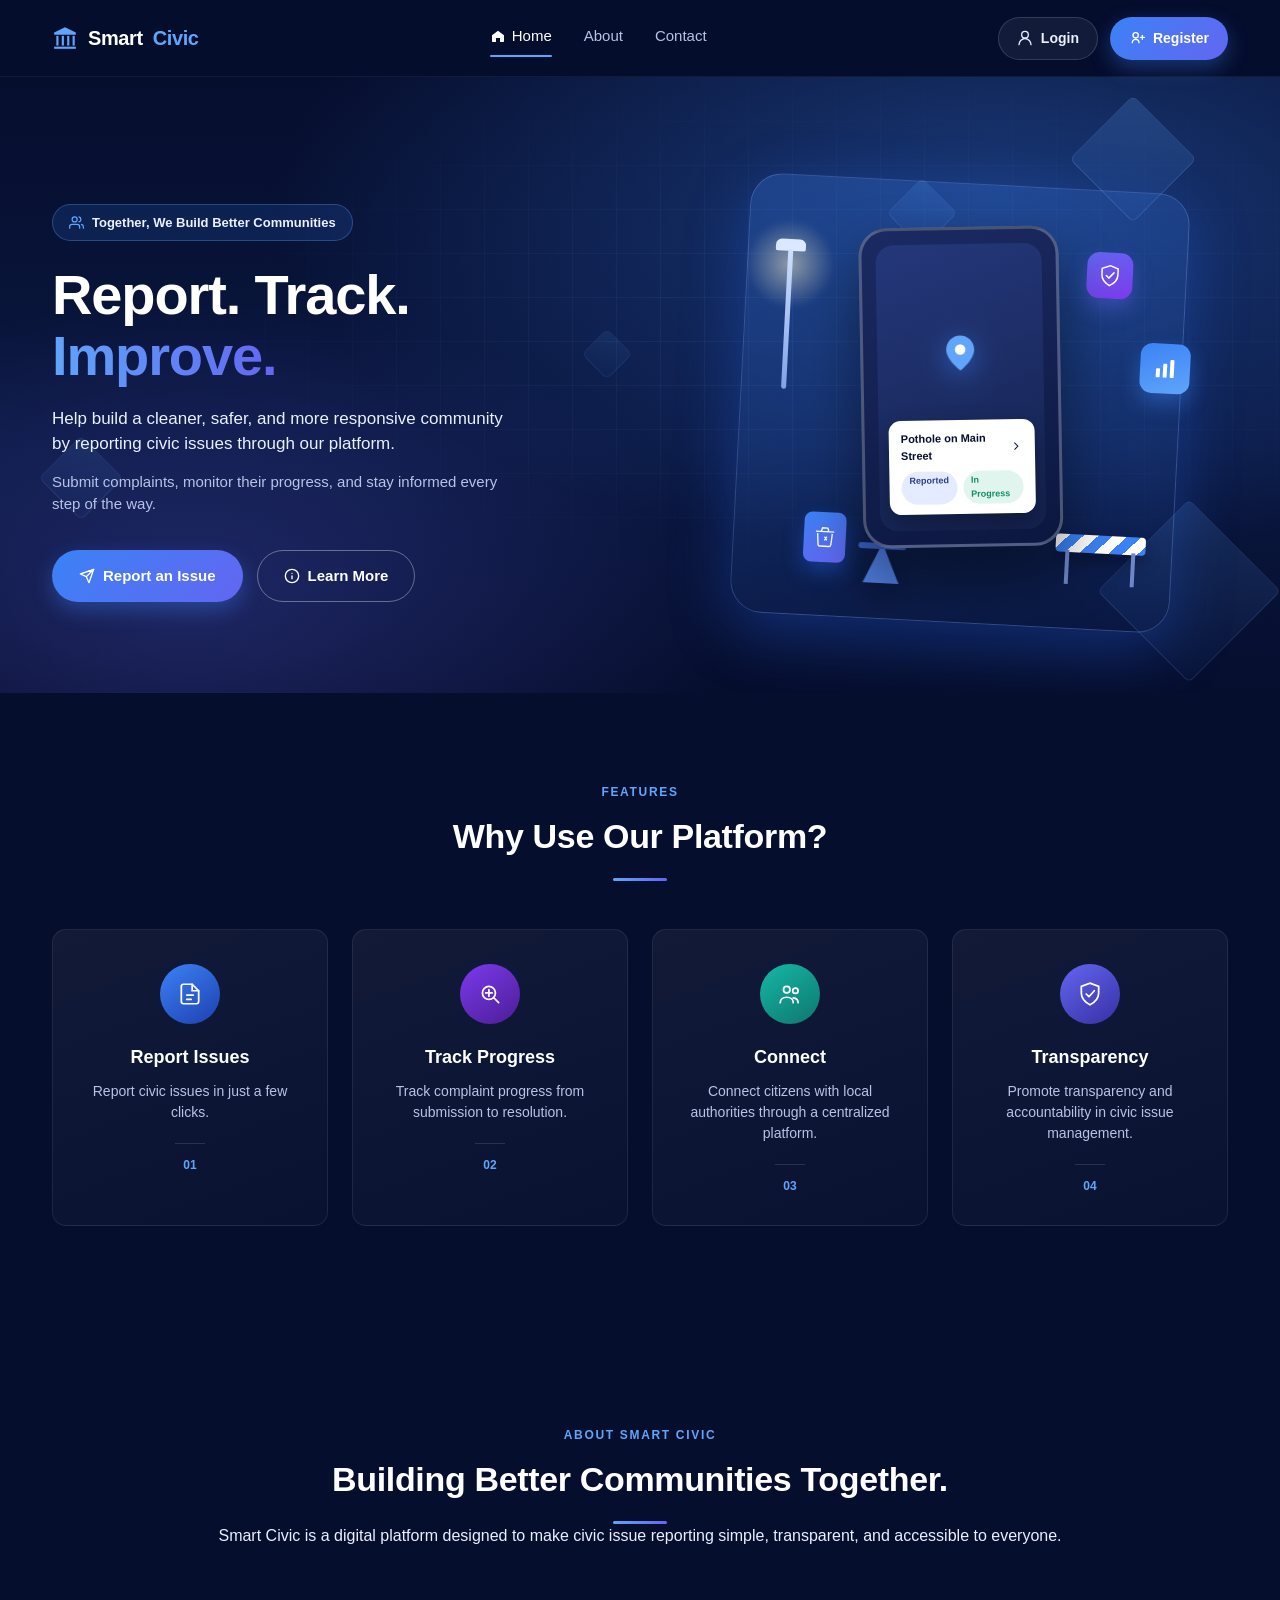
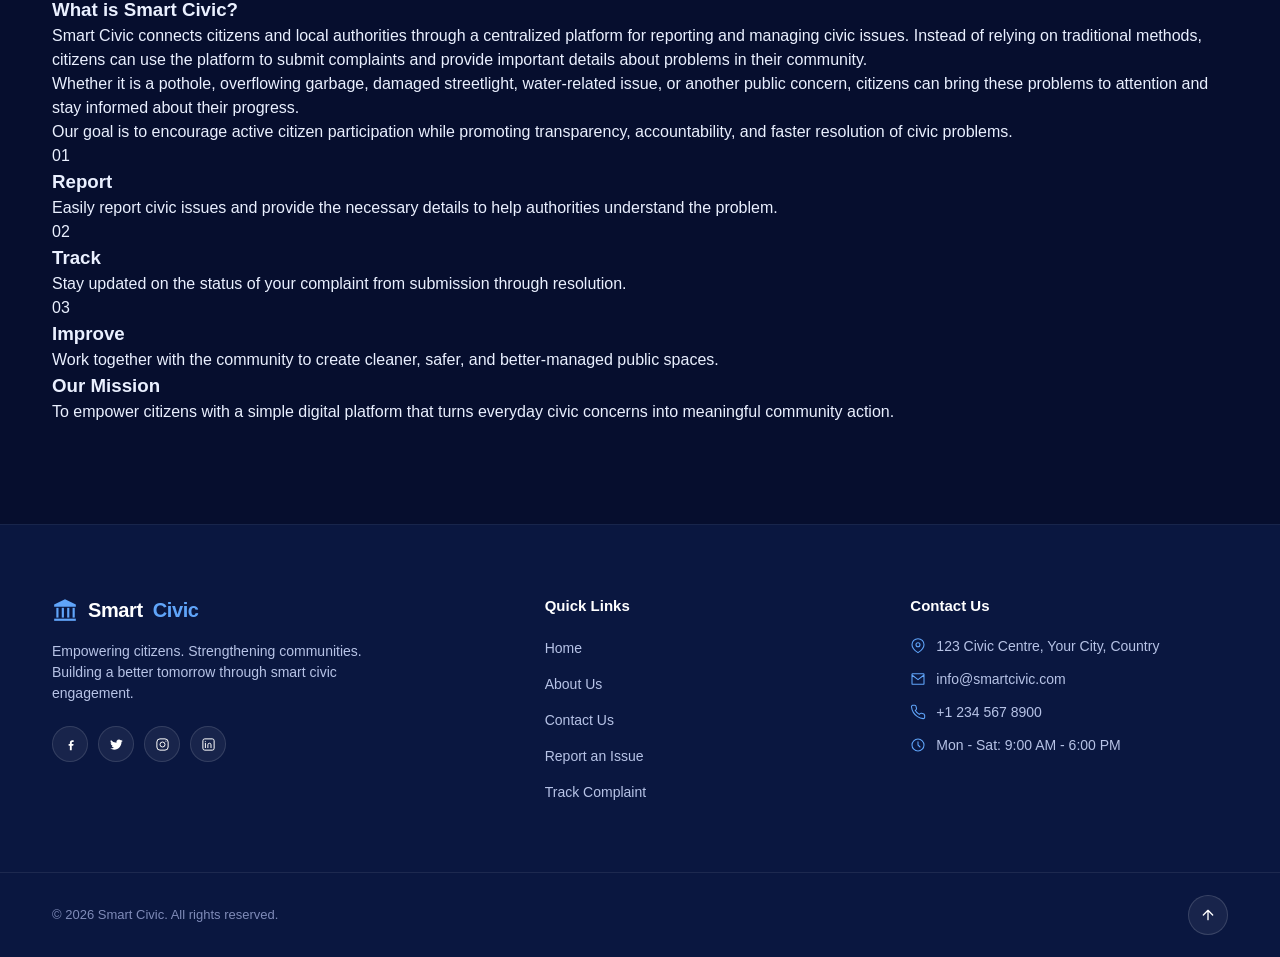
<file: frontend/index.html>
<!DOCTYPE html>
<html lang="en">
<head>
<meta charset="UTF-8">
<meta name="viewport" content="width=device-width, initial-scale=1.0">
<title>Smart Civic — Report. Track. Improve.</title>
<link rel="stylesheet" href="css/style.css">
</head>
<body>
 
  <!-- ===== HEADER / NAV ===== -->
  <header class="site-header">
    <div class="container nav-inner">
      <a href="#" class="logo">
        <svg class="logo-icon" viewBox="0 0 24 24" fill="none" xmlns="http://www.w3.org/2000/svg">
          <path d="M12 2L2 7v2h20V7L12 2z" fill="currentColor"/>
          <rect x="4" y="10" width="2" height="9" fill="currentColor"/>
          <rect x="9" y="10" width="2" height="9" fill="currentColor"/>
          <rect x="14" y="10" width="2" height="9" fill="currentColor"/>
          <rect x="19" y="10" width="2" height="9" fill="currentColor"/>
          <rect x="2" y="20" width="20" height="2" fill="currentColor"/>
        </svg>
        Smart<span>Civic</span>
      </a>
 
      <nav class="main-nav" id="main-nav">
        <a href="#" class="active"><svg class="nav-icon" viewBox="0 0 24 24" fill="none"><path d="M3 11l9-7 9 7v9a1 1 0 01-1 1h-5v-6H9v6H4a1 1 0 01-1-1v-9z" fill="currentColor"/></svg>Home</a>
        <a href="#about">About</a>
        <a href="#contact">Contact</a>
      </nav>
 
      <div class="nav-actions">
        <a href="login.html" class="btn btn-ghost">
          <svg viewBox="0 0 24 24" fill="none"><path d="M12 12a5 5 0 100-10 5 5 0 000 10zM3 22a9 9 0 0118 0" stroke="currentColor" stroke-width="2" stroke-linecap="round"/></svg>
          Login
        </a>
        <a href="register.html" class="btn btn-primary">
          <svg viewBox="0 0 24 24" fill="none"><path d="M15 19a5 5 0 00-10 0M10 12a4 4 0 100-8 4 4 0 000 8zM20 8v6M17 11h6" stroke="currentColor" stroke-width="2" stroke-linecap="round"/></svg>
          Register
        </a>
      </div>
 
      <button class="hamburger" id="hamburger" aria-label="Toggle menu">
        <span></span><span></span><span></span>
      </button>
    </div>
  </header>
 
  <!-- ===== HERO ===== -->
  <section class="hero">
    <div class="hero-grid-bg"></div>
    <div class="hero-shapes">
      <div class="cube c1"></div>
      <div class="cube c2"></div>
      <div class="cube c3"></div>
      <div class="cube c4"></div>
      <div class="cube c5"></div>
    </div>
 
    <div class="container hero-inner">
      <div class="hero-copy">
        <span class="badge">
          <svg viewBox="0 0 24 24" fill="none"><path d="M17 21v-2a4 4 0 00-4-4H5a4 4 0 00-4 4v2M9 11a4 4 0 100-8 4 4 0 000 8zM23 21v-2a4 4 0 00-3-3.87M16 3.13a4 4 0 010 7.75" stroke="currentColor" stroke-width="2" stroke-linecap="round"/></svg>
          Together, We Build Better Communities
        </span>
 
        <h1>Report. Track. <span class="accent">Improve.</span></h1>
 
        <p class="lead">Help build a cleaner, safer, and more responsive community by reporting civic issues through our platform.</p>
        <p class="sub">Submit complaints, monitor their progress, and stay informed every step of the way.</p>
 
        <div class="hero-actions">
          <a href="#report" class="btn btn-primary btn-lg">
            <svg viewBox="0 0 24 24" fill="none"><path d="M22 2L11 13M22 2l-7 20-4-9-9-4 20-7z" stroke="currentColor" stroke-width="2" stroke-linecap="round" stroke-linejoin="round"/></svg>
            Report an Issue
          </a>
          <a href="#learn" class="btn btn-outline btn-lg">
            <svg viewBox="0 0 24 24" fill="none"><circle cx="12" cy="12" r="10" stroke="currentColor" stroke-width="2"/><path d="M12 16v-4M12 8h.01" stroke="currentColor" stroke-width="2" stroke-linecap="round"/></svg>
            Learn More
          </a>
        </div>
      </div>
 
      <div class="hero-art">
        <div class="platform">
          <div class="street-lamp">
            <div class="lamp-glow"></div>
            <div class="lamp-head"></div>
            <div class="lamp-pole"></div>
          </div>
 
          <div class="bin">
            <svg viewBox="0 0 24 24" fill="none"><path d="M4 8l1 12a2 2 0 002 2h10a2 2 0 002-2l1-12M2 6h20M9 2h6l1 4H8l1-4z" stroke="white" stroke-width="1.5" stroke-linejoin="round"/><path d="M12 12l2 3M14 12l-2 3" stroke="white" stroke-width="1.5" stroke-linecap="round"/></svg>
          </div>
 
          <div class="cone"></div>
 
          <div class="barrier">
            <div class="bar"></div>
            <div class="leg l1"></div>
            <div class="leg l2"></div>
          </div>
 
          <div class="shield">
            <svg viewBox="0 0 24 24" fill="none"><path d="M12 2l8 3v6c0 5-3.5 8.5-8 11-4.5-2.5-8-6-8-11V5l8-3z" stroke="white" stroke-width="1.5"/><path d="M8.5 12l2.5 2.5L16 9" stroke="white" stroke-width="1.5" stroke-linecap="round" stroke-linejoin="round"/></svg>
          </div>
 
          <div class="chart">
            <svg viewBox="0 0 24 24" fill="none"><rect x="3" y="12" width="4" height="9" rx="1" fill="white"/><rect x="10" y="7" width="4" height="14" rx="1" fill="white"/><rect x="17" y="3" width="4" height="18" rx="1" fill="white"/></svg>
          </div>
 
          <div class="phone">
            <div class="phone-screen">
              <div class="pin">
                <svg viewBox="0 0 24 24" fill="none"><path d="M12 2C7.6 2 4 5.6 4 10c0 6 8 12 8 12s8-6 8-12c0-4.4-3.6-8-8-8z" fill="currentColor"/><circle cx="12" cy="10" r="3" fill="white"/></svg>
              </div>
              <div class="report-card">
                <div class="report-card-top">
                  <span>Pothole on Main Street</span>
                  <svg viewBox="0 0 24 24" fill="none" width="14" height="14"><path d="M9 18l6-6-6-6" stroke="#0b1a4a" stroke-width="2" stroke-linecap="round" stroke-linejoin="round"/></svg>
                </div>
                <div class="report-card-tags">
                  <span class="tag tag-reported">Reported</span>
                  <span class="tag tag-progress">In Progress</span>
                </div>
              </div>
            </div>
          </div>
        </div>
      </div>
    </div>
  </section>


 
  <!-- ===== FEATURES ===== -->
  <section class="features" id="features">
    <div class="container">
      <div class="section-head">
        <span class="eyebrow">Features</span>
        <h2>Why Use Our Platform?</h2>
      </div>
 
      <div class="feature-grid">
        <article class="feature-card">
          <div class="feature-icon icon-blue">
            <svg viewBox="0 0 24 24" fill="none"><path d="M14 3H6a2 2 0 00-2 2v14a2 2 0 002 2h12a2 2 0 002-2V9l-6-6z" stroke="white" stroke-width="1.6"/><path d="M14 3v6h6M9 13h6M9 17h4" stroke="white" stroke-width="1.6" stroke-linecap="round"/></svg>
          </div>
          <h3>Report Issues</h3>
          <p>Report civic issues in just a few clicks.</p>
          <span class="feature-num">01</span>
        </article>
 
        <article class="feature-card">
          <div class="feature-icon icon-purple">
            <svg viewBox="0 0 24 24" fill="none"><circle cx="11" cy="11" r="6" stroke="white" stroke-width="1.6"/><path d="M20 20l-4.3-4.3M11 8v6M8 11h6" stroke="white" stroke-width="1.6" stroke-linecap="round"/></svg>
          </div>
          <h3>Track Progress</h3>
          <p>Track complaint progress from submission to resolution.</p>
          <span class="feature-num">02</span>
        </article>
 
        <article class="feature-card">
          <div class="feature-icon icon-teal">
            <svg viewBox="0 0 24 24" fill="none"><circle cx="9" cy="8" r="3" stroke="white" stroke-width="1.6"/><circle cx="17" cy="9" r="2.5" stroke="white" stroke-width="1.6"/><path d="M3 20c0-3 2.7-5 6-5s6 2 6 5M15 15.5c2.6.3 4.5 2 4.5 4.5" stroke="white" stroke-width="1.6" stroke-linecap="round"/></svg>
          </div>
          <h3>Connect</h3>
          <p>Connect citizens with local authorities through a centralized platform.</p>
          <span class="feature-num">03</span>
        </article>
 
        <article class="feature-card">
          <div class="feature-icon icon-indigo">
            <svg viewBox="0 0 24 24" fill="none"><path d="M12 2l8 3v6c0 5-3.5 8.5-8 11-4.5-2.5-8-6-8-11V5l8-3z" stroke="white" stroke-width="1.6"/><path d="M8.5 12l2.5 2.5L16 9" stroke="white" stroke-width="1.6" stroke-linecap="round" stroke-linejoin="round"/></svg>
          </div>
          <h3>Transparency</h3>
          <p>Promote transparency and accountability in civic issue management.</p>
          <span class="feature-num">04</span>
        </article>
      </div>
    </div>
  </section>

  <!-- ===== ABOUT ===== -->
<section class="about" id="about">
  <div class="container">

    <div class="section-head">
      <span class="eyebrow">About Smart Civic</span>
      <h2>Building Better Communities <span class="accent">Together.</span></h2>
      <p>
        Smart Civic is a digital platform designed to make civic issue
        reporting simple, transparent, and accessible to everyone.
      </p>
    </div>

    <div class="about-content">

      <div class="about-text">
        <h3>What is Smart Civic?</h3>

        <p>
          Smart Civic connects citizens and local authorities through a
          centralized platform for reporting and managing civic issues.
          Instead of relying on traditional methods, citizens can use the
          platform to submit complaints and provide important details about
          problems in their community.
        </p>

        <p>
          Whether it is a pothole, overflowing garbage, damaged streetlight,
          water-related issue, or another public concern, citizens can bring
          these problems to attention and stay informed about their progress.
        </p>

        <p>
          Our goal is to encourage active citizen participation while
          promoting transparency, accountability, and faster resolution
          of civic problems.
        </p>
      </div>

      <div class="about-points">

        <div class="about-point">
          <div class="about-point-icon">01</div>
          <div>
            <h3>Report</h3>
            <p>
              Easily report civic issues and provide the necessary details
              to help authorities understand the problem.
            </p>
          </div>
        </div>

        <div class="about-point">
          <div class="about-point-icon">02</div>
          <div>
            <h3>Track</h3>
            <p>
              Stay updated on the status of your complaint from submission
              through resolution.
            </p>
          </div>
        </div>

        <div class="about-point">
          <div class="about-point-icon">03</div>
          <div>
            <h3>Improve</h3>
            <p>
              Work together with the community to create cleaner, safer,
              and better-managed public spaces.
            </p>
          </div>
        </div>

      </div>

    </div>

    <div class="about-mission">
      <h3>Our Mission</h3>
      <p>
        To empower citizens with a simple digital platform that turns
        everyday civic concerns into meaningful community action.

  
      </p>
    </div>

  </div>
 
</section>
 
  <!-- ===== FOOTER ===== -->
  <footer class="site-footer" id="contact">
    <div class="container footer-grid">
      <div class="footer-brand">
        <a href="#" class="logo">
          <svg class="logo-icon" viewBox="0 0 24 24" fill="none"><path d="M12 2L2 7v2h20V7L12 2z" fill="currentColor"/><rect x="4" y="10" width="2" height="9" fill="currentColor"/><rect x="9" y="10" width="2" height="9" fill="currentColor"/><rect x="14" y="10" width="2" height="9" fill="currentColor"/><rect x="19" y="10" width="2" height="9" fill="currentColor"/><rect x="2" y="20" width="20" height="2" fill="currentColor"/></svg>
          Smart<span>Civic</span>
        </a>
        <p>Empowering citizens. Strengthening communities. Building a better tomorrow through smart civic engagement.</p>
 
        <div class="socials">
          <a href="#" aria-label="Facebook"><svg viewBox="0 0 24 24" fill="none"><path d="M15 8h2V5h-2a4 4 0 00-4 4v2H9v3h2v7h3v-7h2.2l.8-3H14V9a1 1 0 011-1z" fill="white"/></svg></a>
          <a href="#" aria-label="Twitter"><svg viewBox="0 0 24 24" fill="none"><path d="M22 5.9c-.7.3-1.5.6-2.3.7.8-.5 1.5-1.3 1.8-2.3-.8.5-1.7.8-2.6 1a4.1 4.1 0 00-7 3.7A11.6 11.6 0 013 4.6a4.1 4.1 0 001.3 5.5c-.6 0-1.2-.2-1.7-.5v.1a4.1 4.1 0 003.3 4 4 4 0 01-1.8.1 4.1 4.1 0 003.8 2.9A8.3 8.3 0 012 18.4a11.6 11.6 0 006.3 1.8c7.5 0 11.7-6.3 11.7-11.7v-.5c.8-.6 1.5-1.3 2-2.1z" fill="white"/></svg></a>
          <a href="#" aria-label="Instagram"><svg viewBox="0 0 24 24" fill="none"><rect x="3" y="3" width="18" height="18" rx="5" stroke="white" stroke-width="1.6"/><circle cx="12" cy="12" r="4" stroke="white" stroke-width="1.6"/><circle cx="17.5" cy="6.5" r="1" fill="white"/></svg></a>
          <a href="#" aria-label="LinkedIn"><svg viewBox="0 0 24 24" fill="none"><rect x="3" y="3" width="18" height="18" rx="3" stroke="white" stroke-width="1.6"/><path d="M7 10v7M7 7v.01M11 17v-4.5a2.5 2.5 0 015 0V17" stroke="white" stroke-width="1.6" stroke-linecap="round"/></svg></a>
        </div>
      </div>
 
      <div class="footer-col">
        <h4>Quick Links</h4>
        <ul>
          <li><a href="#">Home</a></li>
          <li><a href="#about">About Us</a></li>
          <li><a href="#contact">Contact Us</a></li>
          <li><a href="#report">Report an Issue</a></li>
          <li><a href="#track">Track Complaint</a></li>
        </ul>
      </div>
 
      <div class="footer-col">
        <h4>Contact Us</h4>
        <ul class="contact-list">
          <li><svg viewBox="0 0 24 24" fill="none"><path d="M21 10c0 6-9 12-9 12s-9-6-9-12a9 9 0 0118 0z" stroke="currentColor" stroke-width="1.6"/><circle cx="12" cy="10" r="3" stroke="currentColor" stroke-width="1.6"/></svg>123 Civic Centre, Your City, Country</li>
          <li><svg viewBox="0 0 24 24" fill="none"><path d="M4 4h16v16H4z" stroke="none"/><path d="M3 6l9 7 9-7M4 4h16a1 1 0 011 1v14a1 1 0 01-1 1H4a1 1 0 01-1-1V5a1 1 0 011-1z" stroke="currentColor" stroke-width="1.6"/></svg>info@smartcivic.com</li>
          <li><svg viewBox="0 0 24 24" fill="none"><path d="M22 16.9v3a2 2 0 01-2.2 2 19.8 19.8 0 01-8.6-3 19.5 19.5 0 01-6-6 19.8 19.8 0 01-3-8.7A2 2 0 014.1 2h3a2 2 0 012 1.7c.1.9.3 1.8.6 2.7a2 2 0 01-.5 2.1L8 9.6a16 16 0 006 6l1.1-1.2a2 2 0 012.1-.5c.9.3 1.8.5 2.7.6a2 2 0 011.7 2z" stroke="currentColor" stroke-width="1.6"/></svg>+1 234 567 8900</li>
          <li><svg viewBox="0 0 24 24" fill="none"><circle cx="12" cy="12" r="9" stroke="currentColor" stroke-width="1.6"/><path d="M12 7v5l3 3" stroke="currentColor" stroke-width="1.6" stroke-linecap="round"/></svg>Mon - Sat: 9:00 AM - 6:00 PM</li>
        </ul>
      </div>
    </div>
 
    <div class="footer-bottom">
      <div class="container footer-bottom-inner">
        <p>&copy; 2026 Smart Civic. All rights reserved.</p>
        <button id="toTop" aria-label="Back to top">
          <svg viewBox="0 0 24 24" fill="none"><path d="M12 19V5M5 12l7-7 7 7" stroke="currentColor" stroke-width="2" stroke-linecap="round" stroke-linejoin="round"/></svg>
        </button>
      </div>
    </div>
  </footer>
 
  <script src="js/script.js"></script>
</body>
</html>
</file>
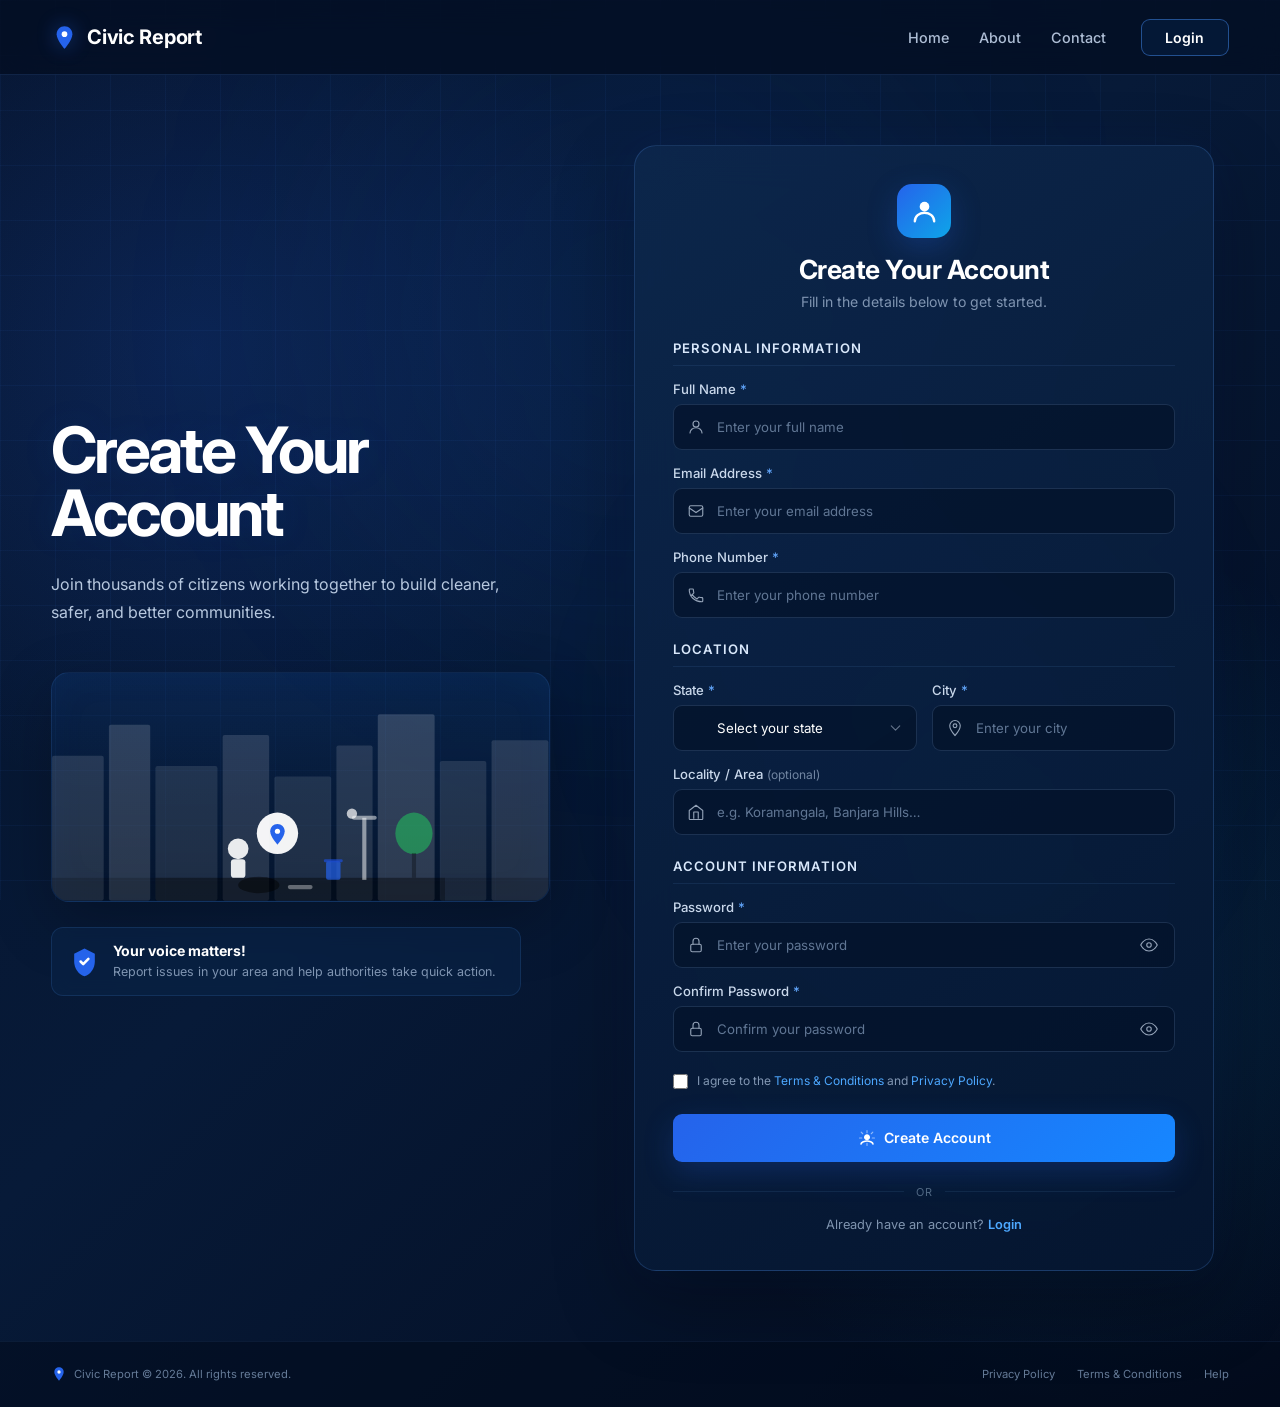
<file: frontend/register.html>
<!DOCTYPE html>
<html lang="en">
<head>
  <meta charset="UTF-8" />
  <meta name="viewport" content="width=device-width, initial-scale=1.0" />
  <title>Register — Civic Report</title>
  <link rel="preconnect" href="https://fonts.googleapis.com" />
  <link rel="preconnect" href="https://fonts.gstatic.com" crossorigin />
  <link href="https://fonts.googleapis.com/css2?family=Inter:wght@400;500;600;700&display=swap" rel="stylesheet" />
  <link rel="stylesheet" href="css/register.css" />
</head>
<body>

  <!-- ═══════════════════════════ NAVBAR ═══════════════════════════ -->
  <header class="navbar">
    <div class="navbar__inner">

      <a href="#" class="navbar__brand" aria-label="Civic Report home">
        <!-- map-pin icon -->
        <svg class="navbar__logo-icon" viewBox="0 0 24 24" fill="none"
             xmlns="http://www.w3.org/2000/svg" aria-hidden="true">
          <path d="M12 2C8.13 2 5 5.13 5 9c0 5.25 7 13 7 13s7-7.75 7-13c0-3.87-3.13-7-7-7z"
                fill="#2563EB"/>
          <circle cx="12" cy="9" r="2.5" fill="#fff"/>
        </svg>
        <span class="navbar__brand-name">Civic Report</span>
      </a>

      <!-- Desktop nav -->
     <nav class="navbar__nav" aria-label="Primary navigation">
    <a href="index.html" class="navbar__link">Home</a>
    <a href="index.html#about" class="navbar__link">About</a>
    <a href="index.html#contact" class="navbar__link">Contact</a>
    </nav>
      <div class="navbar__actions">
        <a href="login.html" class="btn btn--outline">Login</a>
      </div>

      <!-- Hamburger (mobile) -->
      <button class="navbar__hamburger" aria-label="Open menu" aria-expanded="false"
              aria-controls="mobile-menu">
        <span></span><span></span><span></span>
      </button>

    </div>

    <!-- Mobile menu -->
  <div class="navbar__mobile" id="mobile-menu" hidden>
    <a href="index.html" class="navbar__mobile-link">Home</a>
    <a href="about.html" class="navbar__mobile-link">About</a>
    <a href="contact.html" class="navbar__mobile-link">Contact</a>
    <a href="login.html" class="navbar__mobile-link navbar__mobile-link--cta">Login</a>
</div>
  </header>

  <!-- ═══════════════════════════ MAIN ════════════════════════════ -->
  <main class="page">

    <!-- Left panel -->
    <section class="hero" aria-hidden="true">
      <div class="hero__content">
        <h1 class="hero__heading">Create Your<br>Account</h1>
        <p class="hero__sub">Join thousands of citizens working together to build cleaner, safer, and better communities.</p>

        <!-- Illustration -->
        <div class="hero__illustration">
          <!-- city silhouette -->
          <svg class="hero__city" viewBox="0 0 480 220" xmlns="http://www.w3.org/2000/svg" aria-hidden="true">
            <!-- sky tint -->
            <rect width="480" height="220" fill="none"/>
            <!-- buildings (back) -->
            <rect x="0"   y="80"  width="50"  height="140" rx="2" fill="rgba(255,255,255,0.12)"/>
            <rect x="55"  y="50"  width="40"  height="170" rx="2" fill="rgba(255,255,255,0.15)"/>
            <rect x="100" y="90"  width="60"  height="130" rx="2" fill="rgba(255,255,255,0.10)"/>
            <rect x="165" y="60"  width="45"  height="160" rx="2" fill="rgba(255,255,255,0.13)"/>
            <rect x="215" y="100" width="55"  height="120" rx="2" fill="rgba(255,255,255,0.10)"/>
            <rect x="275" y="70"  width="35"  height="150" rx="2" fill="rgba(255,255,255,0.12)"/>
            <rect x="315" y="40"  width="55"  height="180" rx="2" fill="rgba(255,255,255,0.16)"/>
            <rect x="375" y="85"  width="45"  height="135" rx="2" fill="rgba(255,255,255,0.11)"/>
            <rect x="425" y="65"  width="55"  height="155" rx="2" fill="rgba(255,255,255,0.13)"/>
            <!-- ground -->
            <rect x="0" y="198" width="480" height="22" rx="0" fill="rgba(0,0,0,0.18)"/>
            <!-- road -->
            <rect x="100" y="198" width="280" height="22" fill="rgba(0,0,0,0.28)"/>
            <!-- road stripe -->
            <rect x="228" y="205" width="24" height="4" rx="2" fill="rgba(255,255,255,0.35)"/>
            <!-- lamp post -->
            <rect x="300" y="140" width="4" height="60" fill="rgba(255,255,255,0.5)"/>
            <rect x="290" y="138" width="24" height="4" rx="2" fill="rgba(255,255,255,0.5)"/>
            <circle cx="290" cy="136" r="5" fill="rgba(255,255,255,0.7)"/>
            <!-- person silhouette (simplified) -->
            <ellipse cx="180" cy="170" rx="10" ry="10" fill="rgba(255,255,255,0.9)"/>
            <rect x="173" y="180" width="14" height="18" rx="3" fill="rgba(255,255,255,0.9)"/>
            <!-- map pin bubble -->
            <circle cx="218" cy="155" r="20" fill="white" opacity="0.95"/>
            <path d="M218 146c-3.87 0-7 3.13-7 7 0 5.25 7 13 7 13s7-7.75 7-13c0-3.87-3.13-7-7-7z"
                  fill="#2563EB"/>
            <circle cx="218" cy="153" r="2.5" fill="white"/>
            <!-- pothole -->
            <ellipse cx="200" cy="205" rx="20" ry="8" fill="rgba(0,0,0,0.45)"/>
            <!-- tree -->
            <ellipse cx="350" cy="155" rx="18" ry="20" fill="rgba(34,197,94,0.55)"/>
            <rect x="348" y="174" width="4" height="24" fill="rgba(0,0,0,0.3)"/>
            <!-- trash bin -->
            <rect x="265" y="182" width="14" height="18" rx="2" fill="#2563EB" opacity="0.7"/>
            <rect x="263" y="180" width="18" height="3" rx="1" fill="#1D4ED8" opacity="0.7"/>
          </svg>
        </div>

        <!-- Trust badge -->
        <div class="hero__badge">
          <svg viewBox="0 0 24 24" fill="none" xmlns="http://www.w3.org/2000/svg" aria-hidden="true">
            <path d="M12 2L4 6v6c0 5.25 3.4 10.14 8 11.5C16.6 22.14 20 17.25 20 12V6l-8-4z"
                  fill="#2563EB"/>
            <path d="M9 12l2 2 4-4" stroke="white" stroke-width="2"
                  stroke-linecap="round" stroke-linejoin="round"/>
          </svg>
          <div>
            <strong>Your voice matters!</strong>
            <p>Report issues in your area and help authorities take quick action.</p>
          </div>
        </div>
      </div>
    </section>

    <!-- Right panel — registration card -->
    <section class="form-panel">
      <div class="card">

        <!-- Card header -->
        <div class="card__header">
          <div class="card__avatar" aria-hidden="true">
            <svg viewBox="0 0 24 24" fill="none" xmlns="http://www.w3.org/2000/svg">
              <circle cx="12" cy="8" r="4" fill="white"/>
              <path d="M4 20c0-4 3.58-7 8-7s8 3 8 7" stroke="white" stroke-width="2"
                    stroke-linecap="round"/>
            </svg>
          </div>
          <h2 class="card__title">Create Your Account</h2>
          <p class="card__subtitle">Fill in the details below to get started.</p>
        </div>

        <!-- Form -->
        <form class="form" action="#" method="post" novalidate>

          <!-- Personal Information -->
          <fieldset class="form__fieldset">
            <legend class="form__legend">Personal Information</legend>

            <div class="form__group">
              <label class="form__label" for="full-name">
                Full Name <span class="form__required" aria-label="required">*</span>
              </label>
              <div class="form__input-wrap">
                <svg class="form__input-icon" viewBox="0 0 24 24" fill="none"
                     xmlns="http://www.w3.org/2000/svg" aria-hidden="true">
                  <circle cx="12" cy="8" r="4" stroke="#94A3B8" stroke-width="1.5"/>
                  <path d="M4 20c0-4 3.58-7 8-7s8 3 8 7" stroke="#94A3B8" stroke-width="1.5"
                        stroke-linecap="round"/>
                </svg>
                <input class="form__input" type="text" id="full-name" name="full_name"
                       placeholder="Enter your full name" required autocomplete="name"/>
              </div>
            </div>

            <div class="form__group">
              <label class="form__label" for="email">
                Email Address <span class="form__required" aria-label="required">*</span>
              </label>
              <div class="form__input-wrap">
                <svg class="form__input-icon" viewBox="0 0 24 24" fill="none"
                     xmlns="http://www.w3.org/2000/svg" aria-hidden="true">
                  <rect x="3" y="5" width="18" height="14" rx="2" stroke="#94A3B8" stroke-width="1.5"/>
                  <path d="M3 8l9 6 9-6" stroke="#94A3B8" stroke-width="1.5" stroke-linecap="round"/>
                </svg>
                <input class="form__input" type="email" id="email" name="email"
                       placeholder="Enter your email address" required autocomplete="email"/>
              </div>
            </div>

            <div class="form__group">
              <label class="form__label" for="phone">
                Phone Number <span class="form__required" aria-label="required">*</span>
              </label>
              <div class="form__input-wrap">
                <svg class="form__input-icon" viewBox="0 0 24 24" fill="none"
                     xmlns="http://www.w3.org/2000/svg" aria-hidden="true">
                  <path d="M6.62 10.79a15.05 15.05 0 006.59 6.59l2.2-2.2a1 1 0 011.01-.24
                           c1.12.37 2.33.57 3.58.57a1 1 0 011 1V20a1 1 0 01-1 1C10.04 21 3 13.96
                           3 5a1 1 0 011-1h3.5a1 1 0 011 1c0 1.25.2 2.45.57 3.57a1 1 0
                           01-.25 1.02l-2.2 2.2z"
                        stroke="#94A3B8" stroke-width="1.5" stroke-linecap="round"/>
                </svg>
                <input class="form__input" type="tel" id="phone" name="phone"
                       placeholder="Enter your phone number" required autocomplete="tel"/>
              </div>
            </div>
          </fieldset>

          <!-- Location -->
          <fieldset class="form__fieldset">
            <legend class="form__legend">Location</legend>

            <div class="form__row">
              <div class="form__group">
                <label class="form__label" for="state">
                  State <span class="form__required" aria-label="required">*</span>
                </label>
                <div class="form__input-wrap form__input-wrap--select">
                  <select class="form__input form__select" id="state" name="state" required>
                    <option value="" disabled selected>Select your state</option>
                    <option>Andhra Pradesh</option>
                    <option>Arunachal Pradesh</option>
                    <option>Assam</option>
                    <option>Bihar</option>
                    <option>Chhattisgarh</option>
                    <option>Goa</option>
                    <option>Gujarat</option>
                    <option>Haryana</option>
                    <option>Himachal Pradesh</option>
                    <option>Jharkhand</option>
                    <option>Karnataka</option>
                    <option>Kerala</option>
                    <option>Madhya Pradesh</option>
                    <option>Maharashtra</option>
                    <option>Manipur</option>
                    <option>Meghalaya</option>
                    <option>Mizoram</option>
                    <option>Nagaland</option>
                    <option>Odisha</option>
                    <option>Punjab</option>
                    <option>Rajasthan</option>
                    <option>Sikkim</option>
                    <option>Tamil Nadu</option>
                    <option>Telangana</option>
                    <option>Tripura</option>
                    <option>Uttar Pradesh</option>
                    <option>Uttarakhand</option>
                    <option>West Bengal</option>
                    <option>Delhi</option>
                    <option>Jammu &amp; Kashmir</option>
                    <option>Ladakh</option>
                    <option>Puducherry</option>
                    <option>Chandigarh</option>
                    <option>Andaman &amp; Nicobar Islands</option>
                    <option>Dadra &amp; Nagar Haveli and Daman &amp; Diu</option>
                    <option>Lakshadweep</option>
                  </select>
                  <svg class="form__select-arrow" viewBox="0 0 24 24" fill="none"
                       xmlns="http://www.w3.org/2000/svg" aria-hidden="true">
                    <path d="M6 9l6 6 6-6" stroke="#64748B" stroke-width="1.5"
                          stroke-linecap="round" stroke-linejoin="round"/>
                  </svg>
                </div>
              </div>

              <div class="form__group">
                <label class="form__label" for="city">
                  City <span class="form__required" aria-label="required">*</span>
                </label>
                <div class="form__input-wrap">
                  <svg class="form__input-icon" viewBox="0 0 24 24" fill="none"
                       xmlns="http://www.w3.org/2000/svg" aria-hidden="true">
                    <path d="M12 2C8.13 2 5 5.13 5 9c0 5.25 7 13 7 13s7-7.75 7-13
                             c0-3.87-3.13-7-7-7z" stroke="#94A3B8" stroke-width="1.5"/>
                    <circle cx="12" cy="9" r="2.5" stroke="#94A3B8" stroke-width="1.5"/>
                  </svg>
                  <input class="form__input" type="text" id="city" name="city"
                         placeholder="Enter your city" required autocomplete="address-level2"/>
                </div>
              </div>
            </div>

            <div class="form__group">
              <label class="form__label" for="locality">
                Locality / Area
                <span class="form__optional">(optional)</span>
              </label>
              <div class="form__input-wrap">
                <svg class="form__input-icon" viewBox="0 0 24 24" fill="none"
                     xmlns="http://www.w3.org/2000/svg" aria-hidden="true">
                  <path d="M3 10l9-7 9 7v11a1 1 0 01-1 1H4a1 1 0 01-1-1V10z"
                        stroke="#94A3B8" stroke-width="1.5" stroke-linejoin="round"/>
                  <path d="M9 21V12h6v9" stroke="#94A3B8" stroke-width="1.5"
                        stroke-linejoin="round"/>
                </svg>
                <input class="form__input" type="text" id="locality" name="locality"
                       placeholder="e.g. Koramangala, Banjara Hills…"/>
              </div>
            </div>
          </fieldset>

          <!-- Account Information -->
          <fieldset class="form__fieldset">
            <legend class="form__legend">Account Information</legend>

            <div class="form__group">
              <label class="form__label" for="password">
                Password <span class="form__required" aria-label="required">*</span>
              </label>
              <div class="form__input-wrap">
                <svg class="form__input-icon" viewBox="0 0 24 24" fill="none"
                     xmlns="http://www.w3.org/2000/svg" aria-hidden="true">
                  <rect x="5" y="11" width="14" height="10" rx="2" stroke="#94A3B8" stroke-width="1.5"/>
                  <path d="M8 11V7a4 4 0 018 0v4" stroke="#94A3B8" stroke-width="1.5"
                        stroke-linecap="round"/>
                </svg>
                <input class="form__input form__input--password" type="password"
                       id="password" name="password"
                       placeholder="Enter your password" required
                       autocomplete="new-password"/>
                <button type="button" class="form__toggle-pw"
                        aria-label="Show password" data-target="password">
                  <svg class="icon-eye" viewBox="0 0 24 24" fill="none"
                       xmlns="http://www.w3.org/2000/svg" aria-hidden="true">
                    <path d="M1 12s4-8 11-8 11 8 11 8-4 8-11 8-11-8-11-8z"
                          stroke="#94A3B8" stroke-width="1.5"/>
                    <circle cx="12" cy="12" r="3" stroke="#94A3B8" stroke-width="1.5"/>
                  </svg>
                </button>
              </div>
            </div>

            <div class="form__group">
              <label class="form__label" for="confirm-password">
                Confirm Password <span class="form__required" aria-label="required">*</span>
              </label>
              <div class="form__input-wrap">
                <svg class="form__input-icon" viewBox="0 0 24 24" fill="none"
                     xmlns="http://www.w3.org/2000/svg" aria-hidden="true">
                  <rect x="5" y="11" width="14" height="10" rx="2" stroke="#94A3B8" stroke-width="1.5"/>
                  <path d="M8 11V7a4 4 0 018 0v4" stroke="#94A3B8" stroke-width="1.5"
                        stroke-linecap="round"/>
                </svg>
                <input class="form__input form__input--password" type="password"
                       id="confirm-password" name="confirm_password"
                       placeholder="Confirm your password" required
                       autocomplete="new-password"/>
                <button type="button" class="form__toggle-pw"
                        aria-label="Show confirm password" data-target="confirm-password">
                  <svg class="icon-eye" viewBox="0 0 24 24" fill="none"
                       xmlns="http://www.w3.org/2000/svg" aria-hidden="true">
                    <path d="M1 12s4-8 11-8 11 8 11 8-4 8-11 8-11-8-11-8z"
                          stroke="#94A3B8" stroke-width="1.5"/>
                    <circle cx="12" cy="12" r="3" stroke="#94A3B8" stroke-width="1.5"/>
                  </svg>
                </button>
              </div>
            </div>
          </fieldset>

          <!-- Terms -->
          <div class="form__terms">
            <input type="checkbox" id="terms" name="terms" required class="form__checkbox"/>
            <label for="terms" class="form__terms-label">
              I agree to the
              <a href="#" class="form__link">Terms &amp; Conditions</a>
              and
              <a href="#" class="form__link">Privacy Policy</a>.
            </label>
          </div>

          <!-- Submit -->
          <button type="submit" class="btn btn--primary btn--full">
            <svg viewBox="0 0 24 24" fill="none" xmlns="http://www.w3.org/2000/svg"
                 aria-hidden="true" width="18" height="18">
              <path d="M16 11c0 2.21-1.79 4-4 4s-4-1.79-4-4 1.79-4 4-4 4 1.79 4 4z"
                    fill="white"/>
              <path d="M4 20c0-2.67 5.33-4 8-4s8 1.33 8 4" stroke="white" stroke-width="2"
                    stroke-linecap="round"/>
              <path d="M12 2v3M12 19v3M4.22 4.22l2.12 2.12M17.66 17.66l2.12 2.12
                       M2 12h3M19 12h3M4.22 19.78l2.12-2.12M17.66 6.34l2.12-2.12"
                    stroke="white" stroke-width="1.5" stroke-linecap="round" opacity="0.5"/>
            </svg>
            Create Account
          </button>

          <!-- Divider -->
          <div class="form__divider" aria-hidden="true">
            <span>OR</span>
          </div>

          <!-- Login link -->
          <p class="form__login">
            Already have an account?
            <a href="login.html" class="form__link form__link--bold">Login</a>
          </p>

        </form>
      </div>
    </section>

  </main>

  <!-- ═══════════════════════════ FOOTER ═══════════════════════════ -->
  <footer class="footer">
    <div class="footer__inner">
      <div class="footer__brand">
        <svg viewBox="0 0 24 24" fill="none" xmlns="http://www.w3.org/2000/svg"
             width="16" height="16" aria-hidden="true">
          <path d="M12 2C8.13 2 5 5.13 5 9c0 5.25 7 13 7 13s7-7.75 7-13c0-3.87-3.13-7-7-7z"
                fill="#2563EB"/>
          <circle cx="12" cy="9" r="2.5" fill="#fff"/>
        </svg>
        <span>Civic Report &copy; 2026. All rights reserved.</span>
      </div>
      <nav class="footer__nav" aria-label="Footer navigation">
        <a href="#" class="footer__link">Privacy Policy</a>
        <a href="#" class="footer__link">Terms &amp; Conditions</a>
        <a href="#" class="footer__link">Help</a>
      </nav>
    </div>
  </footer>

  <!-- Hamburger toggle (no-JS graceful fallback: menu hidden) -->
 <script src="js/register.js"></script>

</body>
</html>
</file>
<file: frontend/css/style.css>
/* ============================
   SMART CIVIC — STYLE SHEET
   ============================ */
 
:root {
  --navy-900: #060e2e;
  --navy-800: #0a1740;
  --navy-700: #0f1f52;
  --blue-600: #2563eb;
  --blue-500: #3b82f6;
  --blue-400: #60a5fa;
  --indigo-500: #6366f1;
  --purple-500: #7c3aed;
  --teal-500: #14b8a6;
  --white: #ffffff;
  --ink-100: #eaf0ff;
  --ink-300: #b7c3e6;
  --ink-500: #7f8bb8;
  --radius-sm: 8px;
  --radius-md: 14px;
  --radius-lg: 22px;
  --shadow-glow: 0 20px 60px rgba(37, 99, 235, 0.35);
  --font-display: "Segoe UI", "Helvetica Neue", Arial, sans-serif;
  --font-body: "Segoe UI", "Helvetica Neue", Arial, sans-serif;
}
 
* { margin: 0; padding: 0; box-sizing: border-box; }
 
html { scroll-behavior: smooth; }
 
body {
  font-family: var(--font-body);
  background: var(--navy-900);
  color: var(--ink-100);
  line-height: 1.5;
  -webkit-font-smoothing: antialiased;
}
 
img, svg { display: block; max-width: 100%; }
 
a { text-decoration: none; color: inherit; }
 
ul { list-style: none; }
 
.container {
  width: 100%;
  max-width: 1240px;
  margin: 0 auto;
  padding: 0 32px;
}
 
/* ============================
   BUTTONS
   ============================ */
 
.btn {
  display: inline-flex;
  align-items: center;
  gap: 8px;
  font-size: 14px;
  font-weight: 600;
  padding: 10px 18px;
  border-radius: 999px;
  border: 1px solid transparent;
  cursor: pointer;
  transition: transform 0.15s ease, box-shadow 0.15s ease, background 0.15s ease, border-color 0.15s ease;
  white-space: nowrap;
}
.btn svg { width: 16px; height: 16px; flex-shrink: 0; }
 
.btn-primary {
  background: linear-gradient(135deg, var(--blue-500), var(--indigo-500));
  color: var(--white);
  box-shadow: 0 8px 20px rgba(59, 130, 246, 0.35);
}
.btn-primary:hover { transform: translateY(-2px); box-shadow: 0 12px 28px rgba(59, 130, 246, 0.45); }
 
.btn-ghost {
  background: rgba(255, 255, 255, 0.06);
  border-color: rgba(255, 255, 255, 0.14);
  color: var(--ink-100);
}
.btn-ghost:hover { background: rgba(255, 255, 255, 0.12); }
 
.btn-outline {
  background: transparent;
  border-color: rgba(255, 255, 255, 0.35);
  color: var(--white);
}
.btn-outline:hover { background: rgba(255, 255, 255, 0.1); border-color: var(--white); }
 
.btn-lg { padding: 14px 26px; font-size: 15px; }
 
/* ============================
   HEADER
   ============================ */
 
.site-header {
  position: sticky;
  top: 0;
  z-index: 100;
  background: rgba(6, 14, 46, 0.75);
  backdrop-filter: blur(14px);
  border-bottom: 1px solid rgba(255, 255, 255, 0.06);
}
 
.nav-inner {
  display: flex;
  align-items: center;
  justify-content: space-between;
  gap: 24px;
  height: 76px;
}
 
.logo {
  display: flex;
  align-items: center;
  gap: 10px;
  font-size: 20px;
  font-weight: 800;
  color: var(--white);
  letter-spacing: -0.02em;
}
.logo span { color: var(--blue-400); }
.logo-icon { width: 26px; height: 26px; color: var(--blue-400); }
 
.main-nav {
  display: flex;
  align-items: center;
  gap: 32px;
  font-size: 15px;
  font-weight: 500;
  color: var(--ink-300);
}
.main-nav a { display: inline-flex; align-items: center; gap: 6px; position: relative; padding-bottom: 4px; transition: color 0.15s ease; }
.main-nav a:hover { color: var(--white); }
.main-nav a.active { color: var(--white); }
.main-nav a.active::after {
  content: "";
  position: absolute;
  left: 0; right: 0; bottom: -6px;
  height: 2px;
  background: var(--blue-400);
  border-radius: 2px;
}
.nav-icon { width: 16px; height: 16px; }
 
.nav-actions { display: flex; align-items: center; gap: 12px; }
 
.hamburger {
  display: none;
  flex-direction: column;
  justify-content: center;
  gap: 5px;
  width: 40px;
  height: 40px;
  background: rgba(255, 255, 255, 0.06);
  border: 1px solid rgba(255, 255, 255, 0.14);
  border-radius: var(--radius-sm);
}
.hamburger span { width: 18px; height: 2px; background: var(--white); margin: 0 auto; border-radius: 2px; }
 
/* ============================
   HERO
   ============================ */
 
.hero {
  position: relative;
  overflow: hidden;
  background:
    radial-gradient(1200px 600px at 78% 20%, rgba(59, 130, 246, 0.35), transparent 60%),
    radial-gradient(900px 500px at 15% 85%, rgba(99, 102, 241, 0.25), transparent 60%),
    linear-gradient(180deg, var(--navy-900) 0%, var(--navy-800) 60%, var(--navy-900) 100%);
  padding: 96px 0 60px;
}
 
.hero-grid-bg {
  position: absolute;
  inset: 0;
  background-image:
    linear-gradient(rgba(96, 165, 250, 0.08) 1px, transparent 1px),
    linear-gradient(90deg, rgba(96, 165, 250, 0.08) 1px, transparent 1px);
  background-size: 44px 44px;
  mask-image: radial-gradient(ellipse 70% 60% at 65% 40%, black 20%, transparent 75%);
  pointer-events: none;
}
 
.hero-shapes { position: absolute; inset: 0; pointer-events: none; z-index: 0; }
.cube {
  position: absolute;
  border-radius: 6px;
  background: linear-gradient(145deg, rgba(96, 165, 250, 0.35), rgba(59, 130, 246, 0.1));
  border: 1px solid rgba(148, 180, 255, 0.25);
  transform: rotate(45deg);
}
.c1 { width: 90px; height: 90px; top: 6%; right: 8%; opacity: 0.6; }
.c2 { width: 50px; height: 50px; top: 18%; right: 26%; opacity: 0.5; }
.c3 { width: 130px; height: 130px; bottom: 6%; right: 2%; opacity: 0.45; }
.c4 { width: 60px; height: 60px; bottom: 30%; left: 4%; opacity: 0.35; }
.c5 { width: 36px; height: 36px; top: 42%; left: 46%; opacity: 0.3; }
 
.hero-inner {
  position: relative;
  z-index: 1;
  display: grid;
  grid-template-columns: 1.05fr 0.95fr;
  align-items: center;
  gap: 48px;
}
 
.badge {
  display: inline-flex;
  align-items: center;
  gap: 8px;
  font-size: 13px;
  font-weight: 600;
  color: var(--ink-100);
  background: rgba(59, 130, 246, 0.15);
  border: 1px solid rgba(96, 165, 250, 0.3);
  padding: 8px 16px;
  border-radius: 999px;
  margin-bottom: 24px;
}
.badge svg { width: 15px; height: 15px; color: var(--blue-400); }
 
.hero-copy h1 {
  font-size: 56px;
  font-weight: 800;
  line-height: 1.08;
  letter-spacing: -0.02em;
  color: var(--white);
  margin-bottom: 20px;
}
.hero-copy h1 .accent {
  background: linear-gradient(90deg, var(--blue-400), var(--indigo-500));
  -webkit-background-clip: text;
  background-clip: text;
  color: transparent;
}
 
.lead { font-size: 17px; color: var(--ink-100); max-width: 460px; margin-bottom: 14px; }
.sub { font-size: 15px; color: var(--ink-300); max-width: 460px; margin-bottom: 34px; }
 
.hero-actions { display: flex; gap: 14px; flex-wrap: wrap; }
 
/* ---- Hero illustration ---- */
 
.hero-art { position: relative; display: flex; justify-content: center; align-items: center; min-height: 460px; }
 
.platform {
  position: relative;
  width: 440px;
  height: 440px;
  background: linear-gradient(160deg, rgba(59, 130, 246, 0.28), rgba(37, 99, 235, 0.08));
  border: 1px solid rgba(148, 180, 255, 0.25);
  border-radius: 32px;
  transform: rotate(3deg);
  box-shadow: var(--shadow-glow);
}
 
.phone {
  position: absolute;
  left: 50%;
  top: 50%;
  transform: translate(-50%, -55%) rotate(-4deg);
  width: 200px;
  height: 320px;
  background: linear-gradient(160deg, #1b2a63, #0c1740);
  border: 3px solid rgba(255, 255, 255, 0.25);
  border-radius: 28px;
  box-shadow: 0 30px 60px rgba(0, 0, 0, 0.45);
  padding: 14px;
}
.phone-screen { position: relative; width: 100%; height: 100%; border-radius: 18px; background: linear-gradient(160deg, #24377a, #14224f); overflow: hidden; }
.pin { position: absolute; top: 38%; left: 50%; transform: translate(-50%, -50%); width: 42px; height: 42px; color: var(--blue-400); filter: drop-shadow(0 6px 14px rgba(59,130,246,0.6)); animation: bob 2.6s ease-in-out infinite; }
@keyframes bob { 0%,100% { transform: translate(-50%, -55%);} 50% { transform: translate(-50%, -45%);} }
 
.report-card {
  position: absolute;
  bottom: 16px;
  left: 10px;
  right: 10px;
  background: var(--white);
  color: var(--navy-900);
  border-radius: 12px;
  padding: 10px 12px;
  font-size: 11px;
  box-shadow: 0 10px 24px rgba(0,0,0,0.3);
}
.report-card-top { display: flex; align-items: center; justify-content: space-between; font-weight: 700; margin-bottom: 8px; }
.report-card-tags { display: flex; gap: 6px; }
.tag { font-size: 9px; font-weight: 700; padding: 3px 8px; border-radius: 999px; }
.tag-reported { background: #e6ecff; color: #2b3e8f; }
.tag-progress { background: #dff5ee; color: #0f8f65; }
 
.street-lamp { position: absolute; left: 8%; top: 10%; width: 14px; height: 170px; }
.lamp-pole { position: absolute; bottom: 0; left: 50%; transform: translateX(-50%); width: 5px; height: 140px; background: linear-gradient(180deg, #cfe0ff, #7fa3e6); border-radius: 3px; }
.lamp-head { position: absolute; top: 20px; left: 50%; transform: translateX(-50%); width: 30px; height: 12px; background: #dbe8ff; border-radius: 6px 6px 2px 2px; }
.lamp-glow { position: absolute; top: 0; left: 50%; transform: translateX(-50%); width: 90px; height: 90px; background: radial-gradient(circle, rgba(255, 244, 200, 0.5), transparent 70%); border-radius: 50%; filter: blur(2px); }
 
.bin { position: absolute; left: 16%; bottom: 12%; width: 42px; height: 50px; background: linear-gradient(160deg, var(--blue-500), var(--indigo-500)); border-radius: 8px; display: flex; align-items: center; justify-content: center; box-shadow: 0 10px 20px rgba(37,99,235,0.4); }
.bin svg { width: 22px; height: 22px; }
 
.cone { position: absolute; left: 30%; bottom: 8%; width: 0; height: 0; border-left: 18px solid transparent; border-right: 18px solid transparent; border-bottom: 40px solid #4f7de0; filter: drop-shadow(0 8px 14px rgba(0,0,0,0.35)); }
.cone::after { content: ""; position: absolute; bottom: -6px; left: -24px; width: 48px; height: 6px; background: #3a63c9; border-radius: 3px; }
 
.barrier { position: absolute; right: 6%; bottom: 10%; width: 90px; height: 50px; }
.barrier .bar { position: absolute; top: 0; width: 100%; height: 18px; background: repeating-linear-gradient(135deg, var(--white) 0 10px, var(--blue-500) 10px 20px); border-radius: 4px; box-shadow: 0 8px 16px rgba(0,0,0,0.3); }
.barrier .leg { position: absolute; bottom: 0; width: 4px; height: 34px; background: #6d87c9; }
.barrier .l1 { left: 10px; }
.barrier .l2 { right: 10px; }
 
.shield { position: absolute; right: 12%; top: 14%; width: 46px; height: 46px; background: linear-gradient(160deg, var(--indigo-500), var(--purple-500)); border-radius: 12px; display: flex; align-items: center; justify-content: center; box-shadow: 0 10px 20px rgba(99,102,241,0.4); }
.shield svg { width: 24px; height: 24px; }
 
.chart { position: absolute; right: -2%; top: 34%; width: 50px; height: 50px; background: linear-gradient(160deg, var(--blue-500), var(--blue-400)); border-radius: 12px; display: flex; align-items: center; justify-content: center; box-shadow: 0 10px 20px rgba(59,130,246,0.4); }
.chart svg { width: 24px; height: 24px; }
 
/* ============================
   FEATURES
   ============================ */
 
.features { background: var(--navy-900); padding: 90px 0 100px; position: relative; }
 
.section-head { text-align: center; margin-bottom: 48px; }
.eyebrow { display: block; font-size: 12px; font-weight: 700; letter-spacing: 0.14em; text-transform: uppercase; color: var(--blue-400); margin-bottom: 10px; }
.section-head h2 { font-size: 34px; font-weight: 800; color: var(--white); letter-spacing: -0.01em; }
.section-head h2::after { content: ""; display: block; width: 54px; height: 3px; margin: 16px auto 0; background: linear-gradient(90deg, var(--blue-400), var(--indigo-500)); border-radius: 2px; }
 
.feature-grid {
  display: grid;
  grid-template-columns: repeat(4, 1fr);
  gap: 24px;
}
 
.feature-card {
  position: relative;
  background: linear-gradient(160deg, rgba(255,255,255,0.05), rgba(255,255,255,0.02));
  border: 1px solid rgba(255, 255, 255, 0.08);
  border-radius: var(--radius-md);
  padding: 34px 24px 28px;
  text-align: center;
  transition: transform 0.2s ease, border-color 0.2s ease, background 0.2s ease;
}
.feature-card:hover { transform: translateY(-6px); border-color: rgba(96, 165, 250, 0.35); background: linear-gradient(160deg, rgba(255,255,255,0.08), rgba(255,255,255,0.03)); }
 
.feature-icon {
  width: 60px;
  height: 60px;
  border-radius: 50%;
  display: flex;
  align-items: center;
  justify-content: center;
  margin: 0 auto 20px;
}
.feature-icon svg { width: 26px; height: 26px; }
.icon-blue { background: linear-gradient(145deg, var(--blue-500), #1e40af); }
.icon-purple { background: linear-gradient(145deg, var(--purple-500), #4c1d95); }
.icon-teal { background: linear-gradient(145deg, var(--teal-500), #0f766e); }
.icon-indigo { background: linear-gradient(145deg, var(--indigo-500), #3730a3); }
 
.feature-card h3 { font-size: 18px; font-weight: 700; color: var(--white); margin-bottom: 10px; }
.feature-card p { font-size: 14px; color: var(--ink-300); margin-bottom: 20px; }
.feature-num { font-size: 12px; font-weight: 700; color: var(--blue-400); border-top: 1px solid rgba(255,255,255,0.12); padding-top: 12px; display: inline-block; width: 30px; }
 
/* ============================
   about
   ============================ */
.about {
  padding: 100px 0;
}
   
/* ============================
   FOOTER
   ============================ */
 
.site-footer { background: var(--navy-800); border-top: 1px solid rgba(255,255,255,0.06); padding-top: 70px; }
 
.footer-grid {
  display: grid;
  grid-template-columns: 1.4fr 1fr 1fr;
  gap: 48px;
  padding-bottom: 56px;
}
 
.footer-brand p { color: var(--ink-300); font-size: 14px; margin: 16px 0 22px; max-width: 320px; }
 
.socials { display: flex; gap: 10px; }
.socials a { width: 36px; height: 36px; border-radius: 50%; background: rgba(255,255,255,0.06); border: 1px solid rgba(255,255,255,0.12); display: flex; align-items: center; justify-content: center; transition: background 0.15s ease, transform 0.15s ease; }
.socials a svg { width: 15px; height: 15px; }
.socials a:hover { background: var(--blue-500); transform: translateY(-3px); }
 
.footer-col h4 { color: var(--white); font-size: 15px; font-weight: 700; margin-bottom: 18px; }
.footer-col ul li { margin-bottom: 12px; }
.footer-col ul li a { color: var(--ink-300); font-size: 14px; transition: color 0.15s ease; display: inline-flex; align-items: center; gap: 6px; }
.footer-col ul li a:hover { color: var(--blue-400); }
 
.contact-list li { display: flex; align-items: flex-start; gap: 10px; color: var(--ink-300); font-size: 14px; }
.contact-list li svg { width: 16px; height: 16px; flex-shrink: 0; margin-top: 2px; color: var(--blue-400); }
 
.footer-bottom { border-top: 1px solid rgba(255,255,255,0.08); padding: 22px 0; }
.footer-bottom-inner { display: flex; align-items: center; justify-content: space-between; }
.footer-bottom p { color: var(--ink-500); font-size: 13px; }
 
#toTop {
  width: 40px;
  height: 40px;
  border-radius: 50%;
  background: rgba(255,255,255,0.06);
  border: 1px solid rgba(255,255,255,0.14);
  color: var(--white);
  display: flex;
  align-items: center;
  justify-content: center;
  cursor: pointer;
  transition: background 0.15s ease, transform 0.15s ease;
}
#toTop svg { width: 16px; height: 16px; }
#toTop:hover { background: var(--blue-500); transform: translateY(-3px); }
 
/* ============================
   RESPONSIVE
   ============================ */
 
@media (max-width: 980px) {
  .hero-inner { grid-template-columns: 1fr; }
  .hero-art { order: -1; min-height: 360px; }
  .platform { width: 340px; height: 340px; }
  .feature-grid { grid-template-columns: repeat(2, 1fr); }
  .footer-grid { grid-template-columns: 1fr 1fr; }
  .footer-brand { grid-column: 1 / -1; }
}
 
@media (max-width: 720px) {
  .main-nav, .nav-actions { display: none; }
  .hamburger { display: flex; }
  .site-header.menu-open .main-nav {
    display: flex;
    position: absolute;
    top: 76px;
    left: 0;
    right: 0;
    flex-direction: column;
    background: var(--navy-800);
    padding: 20px 32px;
    gap: 18px;
    border-bottom: 1px solid rgba(255,255,255,0.08);
  }
  .hero-copy h1 { font-size: 38px; }
  .feature-grid { grid-template-columns: 1fr; }
  .footer-grid { grid-template-columns: 1fr; }
}
</file>
<file: frontend/css/register.css>
/* =========================================================
   CIVIC REPORT — REGISTER PAGE
   Dark Blue / Futuristic Theme
   ========================================================= */


/* -------------------------
   VARIABLES
------------------------- */

:root {
    --blue: #2563eb;
    --blue-light: #38bdf8;
    --blue-bright: #3b82f6;

    --bg-dark: #06142d;
    --bg-deep: #030b1d;
    --surface: rgba(9, 28, 58, 0.82);
    --surface-light: rgba(15, 42, 82, 0.72);

    --text: #f8fbff;
    --text-soft: #b7c8df;
    --text-muted: #7f94b1;

    --border: rgba(91, 160, 255, 0.20);
    --border-focus: rgba(56, 189, 248, 0.75);
}


/* -------------------------
   RESET
------------------------- */

* {
    margin: 0;
    padding: 0;
    box-sizing: border-box;
}

html {
    scroll-behavior: smooth;
}

body {
    min-height: 100vh;

    font-family: "Inter", Arial, sans-serif;

    color: var(--text);

    background:
        radial-gradient(
            circle at 15% 25%,
            rgba(37, 99, 235, 0.18),
            transparent 30%
        ),
        radial-gradient(
            circle at 85% 70%,
            rgba(14, 165, 233, 0.12),
            transparent 30%
        ),
        linear-gradient(
            135deg,
            #06142d 0%,
            #071a38 45%,
            #030b1d 100%
        );

    overflow-x: hidden;
}


/* =========================================================
   BACKGROUND GRID
   ========================================================= */

body::before {
    content: "";

    position: fixed;
    inset: 0;

    background-image:
        linear-gradient(
            rgba(67, 139, 255, 0.055) 1px,
            transparent 1px
        ),
        linear-gradient(
            90deg,
            rgba(67, 139, 255, 0.055) 1px,
            transparent 1px
        );

    background-size: 55px 55px;

    pointer-events: none;

    z-index: -2;
}


/* Large background glow */

body::after {
    content: "";

    position: fixed;

    width: 600px;
    height: 600px;

    top: 35%;
    left: 50%;

    transform: translate(-50%, -50%);

    background: rgba(25, 112, 255, 0.08);

    filter: blur(120px);

    border-radius: 50%;

    pointer-events: none;

    z-index: -1;
}


/* =========================================================
   NAVBAR
   ========================================================= */

.navbar {
    position: relative;

    width: 100%;

    background: rgba(3, 13, 32, 0.72);

    border-bottom: 1px solid rgba(88, 155, 255, 0.15);

    backdrop-filter: blur(16px);
    -webkit-backdrop-filter: blur(16px);

    z-index: 100;
}


.navbar__inner {
    width: min(1200px, 92%);

    min-height: 74px;

    margin: auto;

    display: flex;
    align-items: center;

    justify-content: space-between;

    gap: 30px;
}


/* -------------------------
   BRAND
------------------------- */

.navbar__brand {
    display: flex;

    align-items: center;

    gap: 9px;

    color: white;

    text-decoration: none;

    white-space: nowrap;
}


.navbar__logo-icon {
    width: 27px;
    height: 27px;

    filter: drop-shadow(
        0 0 10px rgba(37, 99, 235, 0.45)
    );
}


.navbar__brand-name {
    font-size: 1.25rem;

    font-weight: 700;

    letter-spacing: -0.3px;
}


/* -------------------------
   NAV LINKS
------------------------- */

.navbar__nav {
    display: flex;

    align-items: center;

    gap: 30px;

    margin-left: auto;
}


.navbar__link {
    position: relative;

    color: #aebed5;

    text-decoration: none;

    font-size: 0.9rem;

    font-weight: 500;

    transition:
        color 0.25s ease;
}


.navbar__link::after {
    content: "";

    position: absolute;

    left: 0;
    bottom: -8px;

    width: 0;
    height: 2px;

    background: var(--blue-light);

    transition: width 0.25s ease;
}


.navbar__link:hover {
    color: white;
}


.navbar__link:hover::after {
    width: 100%;
}


/* -------------------------
   LOGIN BUTTON
------------------------- */

.navbar__actions {
    margin-left: 5px;
}


.btn {
    display: inline-flex;

    align-items: center;
    justify-content: center;

    gap: 8px;

    text-decoration: none;

    font-family: inherit;

    cursor: pointer;

    transition:
        transform 0.2s ease,
        background 0.2s ease,
        border-color 0.2s ease,
        box-shadow 0.2s ease;
}


.btn--outline {
    min-width: 88px;

    padding: 9px 18px;

    border: 1px solid rgba(74, 150, 255, 0.45);

    border-radius: 9px;

    color: white;

    background: rgba(19, 75, 145, 0.15);

    font-size: 0.88rem;

    font-weight: 600;
}


.btn--outline:hover {
    background: rgba(37, 99, 235, 0.20);

    border-color: var(--blue-light);

    box-shadow:
        0 0 20px rgba(37, 99, 235, 0.18);

    transform: translateY(-1px);
}


/* -------------------------
   HAMBURGER
------------------------- */

.navbar__hamburger {
    display: none;

    width: 42px;
    height: 42px;

    border: 1px solid rgba(80, 150, 240, 0.25);

    border-radius: 9px;

    background: rgba(15, 46, 87, 0.5);

    cursor: pointer;
}


.navbar__hamburger span {
    display: block;

    width: 19px;
    height: 2px;

    margin: 4px auto;

    background: white;

    border-radius: 5px;
}


/* -------------------------
   MOBILE NAV
------------------------- */

.navbar__mobile {
    width: min(1200px, 92%);

    margin: 0 auto;

    padding: 10px 0 20px;

    flex-direction: column;

    gap: 5px;
}


.navbar__mobile-link {
    display: block;

    padding: 12px 14px;

    border-radius: 8px;

    color: #c3d2e7;

    text-decoration: none;

    font-size: 0.95rem;
}


.navbar__mobile-link:hover {
    background: rgba(37, 99, 235, 0.12);

    color: white;
}


.navbar__mobile-link--cta {
    color: var(--blue-light);

    font-weight: 600;
}


/* =========================================================
   MAIN PAGE
   ========================================================= */

.page {
    width: min(1200px, 92%);

    margin: auto;

    min-height: calc(100vh - 74px);

    display: grid;

    grid-template-columns: 0.9fr 1.1fr;

    gap: 70px;

    align-items: center;

    padding: 70px 0;
}


/* =========================================================
   LEFT HERO
   ========================================================= */

.hero {
    position: relative;

    min-height: 600px;

    display: flex;

    align-items: center;
}


.hero__content {
    width: 100%;
}


/* Heading */

.hero__heading {
    max-width: 520px;

    font-size: clamp(
        3rem,
        5vw,
        4.7rem
    );

    line-height: 0.98;

    letter-spacing: -3px;

    font-weight: 700;

    color: white;

    text-shadow:
        0 0 35px rgba(37, 99, 235, 0.12);
}


.hero__sub {
    max-width: 480px;

    margin-top: 25px;

    color: var(--text-soft);

    font-size: 1rem;

    line-height: 1.8;
}


/* -------------------------
   CITY ILLUSTRATION
------------------------- */

.hero__illustration {
    position: relative;

    margin-top: 45px;

    width: 100%;

    max-width: 500px;

    overflow: hidden;

    border-radius: 18px;

    border: 1px solid rgba(
        72,
        146,
        255,
        0.14
    );

    background:
        linear-gradient(
            180deg,
            rgba(21, 78, 150, 0.18),
            rgba(3, 18, 40, 0.60)
        );

    box-shadow:
        0 20px 60px rgba(0, 0, 0, 0.25),
        inset 0 0 40px rgba(20, 100, 220, 0.05);
}


.hero__city {
    display: block;

    width: 100%;

    height: auto;
}


/* -------------------------
   TRUST BADGE
------------------------- */

.hero__badge {
    display: flex;

    align-items: center;

    gap: 13px;

    max-width: 470px;

    margin-top: 25px;

    padding: 14px 17px;

    border: 1px solid rgba(
        75,
        145,
        230,
        0.16
    );

    border-radius: 12px;

    background: rgba(
        10,
        37,
        73,
        0.55
    );

    backdrop-filter: blur(10px);
}


.hero__badge svg {
    flex-shrink: 0;

    width: 31px;
    height: 31px;
}


.hero__badge strong {
    display: block;

    color: white;

    font-size: 0.88rem;
}


.hero__badge p {
    margin-top: 4px;

    color: var(--text-muted);

    font-size: 0.78rem;

    line-height: 1.5;
}


/* =========================================================
   FORM PANEL
   ========================================================= */

.form-panel {
    position: relative;

    display: flex;

    justify-content: center;
}


/* Blue glow behind card */

.form-panel::before {
    content: "";

    position: absolute;

    width: 420px;
    height: 420px;

    top: 50%;
    left: 50%;

    transform: translate(-50%, -50%);

    background: rgba(
        37,
        99,
        235,
        0.10
    );

    filter: blur(90px);

    border-radius: 50%;

    z-index: -1;
}


/* =========================================================
   REGISTRATION CARD
   ========================================================= */

.card {
    width: 100%;

    max-width: 580px;

    padding: 38px;

    border: 1px solid var(--border);

    border-radius: 22px;

    background:
        linear-gradient(
            145deg,
            rgba(13, 39, 76, 0.90),
            rgba(5, 22, 48, 0.92)
        );

    box-shadow:
        0 30px 80px rgba(0, 0, 0, 0.30),
        0 0 50px rgba(20, 110, 240, 0.07);

    backdrop-filter: blur(20px);

    -webkit-backdrop-filter: blur(20px);
}


/* -------------------------
   CARD HEADER
------------------------- */

.card__header {
    text-align: center;

    margin-bottom: 30px;
}


.card__avatar {
    width: 54px;
    height: 54px;

    margin: 0 auto 15px;

    display: flex;

    align-items: center;
    justify-content: center;

    border-radius: 15px;

    background:
        linear-gradient(
            135deg,
            #2563eb,
            #0ea5e9
        );

    box-shadow:
        0 10px 30px rgba(
            37,
            99,
            235,
            0.25
        );
}


.card__avatar svg {
    width: 29px;
    height: 29px;
}


.card__title {
    color: white;

    font-size: 1.65rem;

    letter-spacing: -0.5px;
}


.card__subtitle {
    margin-top: 8px;

    color: var(--text-muted);

    font-size: 0.88rem;
}


/* =========================================================
   FORM
   ========================================================= */

.form {
    display: flex;

    flex-direction: column;

    gap: 23px;
}


.form__fieldset {
    border: 0;

    padding: 0;
}


.form__legend {
    width: 100%;

    margin-bottom: 15px;

    padding-bottom: 9px;

    border-bottom: 1px solid rgba(
        91,
        145,
        210,
        0.12
    );

    color: #d9e8fb;

    font-size: 0.82rem;

    font-weight: 600;

    text-transform: uppercase;

    letter-spacing: 1px;
}


/* -------------------------
   FORM GROUP
------------------------- */

.form__group {
    margin-bottom: 15px;
}


.form__group:last-child {
    margin-bottom: 0;
}


.form__label {
    display: block;

    margin-bottom: 7px;

    color: #c9d8eb;

    font-size: 0.82rem;

    font-weight: 500;
}


.form__required {
    color: #60a5fa;
}


.form__optional {
    color: #7186a2;

    font-size: 0.75rem;

    font-weight: 400;
}


/* =========================================================
   INPUTS
   ========================================================= */

.form__input-wrap {
    position: relative;

    width: 100%;
}


.form__input-icon {
    position: absolute;

    width: 18px;
    height: 18px;

    left: 14px;

    top: 50%;

    transform: translateY(-50%);

    pointer-events: none;
}


.form__input {
    width: 100%;

    height: 46px;

    padding: 0 14px 0 43px;

    border: 1px solid rgba(
        108,
        149,
        198,
        0.22
    );

    border-radius: 9px;

    outline: none;

    background: rgba(
        3,
        19,
        42,
        0.70
    );

    color: white;

    font-family: inherit;

    font-size: 0.83rem;

    transition:
        border-color 0.2s ease,
        box-shadow 0.2s ease,
        background 0.2s ease;
}


.form__input::placeholder {
    color: #607694;
}


.form__input:hover {
    border-color: rgba(
        92,
        150,
        225,
        0.35
    );
}


.form__input:focus {
    border-color: var(--border-focus);

    background: rgba(
        5,
        28,
        60,
        0.85
    );

    box-shadow:
        0 0 0 3px rgba(
            56,
            189,
            248,
            0.08
        ),
        0 0 20px rgba(
            37,
            99,
            235,
            0.08
        );
}


/* =========================================================
   LOCATION ROW
   ========================================================= */

.form__row {
    display: grid;

    grid-template-columns: 1fr 1fr;

    gap: 15px;
}


/* =========================================================
   SELECT
   ========================================================= */

.form__input-wrap--select {
    position: relative;
}


.form__select {
    appearance: none;

    -webkit-appearance: none;

    cursor: pointer;

    padding-right: 40px;
}


.form__select-arrow {
    position: absolute;

    width: 17px;
    height: 17px;

    right: 13px;

    top: 50%;

    transform: translateY(-50%);

    pointer-events: none;
}


/* =========================================================
   PASSWORD
   ========================================================= */

.form__input--password {
    padding-right: 45px;
}


.form__toggle-pw {
    position: absolute;

    right: 11px;

    top: 50%;

    transform: translateY(-50%);

    display: flex;

    align-items: center;
    justify-content: center;

    width: 30px;
    height: 30px;

    border: 0;

    background: transparent;

    cursor: pointer;
}


.form__toggle-pw .icon-eye {
    width: 18px;
    height: 18px;
}


.form__toggle-pw:hover .icon-eye path,
.form__toggle-pw:hover .icon-eye circle {
    stroke: var(--blue-light);
}


/* =========================================================
   TERMS
   ========================================================= */

.form__terms {
    display: flex;

    align-items: flex-start;

    gap: 9px;

    margin-top: -3px;
}


.form__checkbox {
    width: 15px;
    height: 15px;

    margin-top: 2px;

    flex-shrink: 0;

    accent-color: var(--blue);

    cursor: pointer;
}


.form__terms-label {
    color: #8398b4;

    font-size: 0.75rem;

    line-height: 1.55;
}


.form__link {
    color: #4da8ff;

    text-decoration: none;

    transition: color 0.2s ease;
}


.form__link:hover {
    color: #7cc7ff;

    text-decoration: underline;
}


/* =========================================================
   PRIMARY BUTTON
   ========================================================= */

.btn--primary {
    min-height: 48px;

    width: 100%;

    border: 0;

    border-radius: 9px;

    background:
        linear-gradient(
            135deg,
            #2563eb,
            #1687ff
        );

    color: white;

    font-family: inherit;

    font-size: 0.88rem;

    font-weight: 600;

    box-shadow:
        0 10px 30px rgba(
            37,
            99,
            235,
            0.22
        );
}


.btn--primary:hover {
    transform: translateY(-2px);

    box-shadow:
        0 14px 35px rgba(
            37,
            99,
            235,
            0.32
        );

    filter: brightness(1.08);
}


.btn--primary:active {
    transform: translateY(0);
}


.btn--full {
    display: flex;
}


/* =========================================================
   DIVIDER
   ========================================================= */

.form__divider {
    display: flex;

    align-items: center;

    gap: 12px;

    color: #516984;

    font-size: 0.68rem;

    letter-spacing: 1px;
}


.form__divider::before,
.form__divider::after {
    content: "";

    flex: 1;

    height: 1px;

    background: rgba(
        89,
        135,
        183,
        0.14
    );
}


.form__divider span {
    flex-shrink: 0;
}


/* =========================================================
   LOGIN
   ========================================================= */

.form__login {
    text-align: center;

    color: #7f94af;

    font-size: 0.8rem;

    margin-top: -5px;
}


.form__link--bold {
    font-weight: 600;
}


/* =========================================================
   FOOTER
   ========================================================= */

.footer {
    border-top: 1px solid rgba(
        82,
        140,
        210,
        0.10
    );

    background: rgba(
        2,
        12,
        28,
        0.55
    );
}


.footer__inner {
    width: min(1200px, 92%);

    min-height: 65px;

    margin: auto;

    display: flex;

    align-items: center;

    justify-content: space-between;

    gap: 20px;
}


.footer__brand {
    display: flex;

    align-items: center;

    gap: 7px;

    color: #657b98;

    font-size: 0.7rem;
}


.footer__nav {
    display: flex;

    gap: 22px;
}


.footer__link {
    color: #657b98;

    text-decoration: none;

    font-size: 0.7rem;

    transition: color 0.2s ease;
}


.footer__link:hover {
    color: #9db7d5;
}


/* =========================================================
   TABLET
   ========================================================= */

@media (max-width: 1000px) {

    .page {
        grid-template-columns: 1fr;

        gap: 50px;

        padding: 55px 0;
    }


    .hero {
        min-height: auto;

        text-align: center;

        justify-content: center;
    }


    .hero__content {
        display: flex;

        flex-direction: column;

        align-items: center;
    }


    .hero__heading {
        font-size: clamp(
            2.8rem,
            7vw,
            4rem
        );
    }


    .hero__sub {
        margin-left: auto;
        margin-right: auto;
    }


    .hero__illustration {
        max-width: 550px;
    }


    .hero__badge {
        text-align: left;
    }


    .form-panel {
        width: 100%;
    }


    .card {
        max-width: 650px;
    }
}


/* =========================================================
   MOBILE NAV
   ========================================================= */

@media (max-width: 800px) {

    .navbar__nav,
    .navbar__actions {
        display: none;
    }


    .navbar__hamburger {
        display: block;
    }


    .navbar__mobile[hidden] {
        display: none;
    }


    .navbar__mobile:not([hidden]) {
        display: flex;
    }
}


/* =========================================================
   MOBILE
   ========================================================= */

@media (max-width: 600px) {

    .navbar__inner {
        min-height: 66px;

        width: min(94%, 1200px);
    }


    .page {
        width: min(94%, 1200px);

        padding: 42px 0;
    }


    .hero__heading {
        font-size: 2.7rem;

        letter-spacing: -2px;
    }


    .hero__sub {
        font-size: 0.88rem;

        line-height: 1.7;
    }


    .hero__illustration {
        margin-top: 30px;
    }


    .hero__badge {
        padding: 12px;

        margin-top: 18px;
    }


    .card {
        padding: 27px 20px;

        border-radius: 17px;
    }


    .card__title {
        font-size: 1.45rem;
    }


    .form__row {
        grid-template-columns: 1fr;

        gap: 0;
    }


    .form__group {
        margin-bottom: 15px;
    }


    .form__row .form__group:last-child {
        margin-bottom: 15px;
    }


    .footer__inner {
        flex-direction: column;

        justify-content: center;

        padding: 18px 0;

        text-align: center;
    }


    .footer__nav {
        gap: 15px;
    }
}


/* =========================================================
   SMALL PHONES
   ========================================================= */

@media (max-width: 400px) {

    .hero__heading {
        font-size: 2.35rem;
    }


    .card {
        padding: 24px 16px;
    }


    .form__input {
        height: 44px;
    }


    .hero__badge p {
        font-size: 0.72rem;
    }
}
</file>
